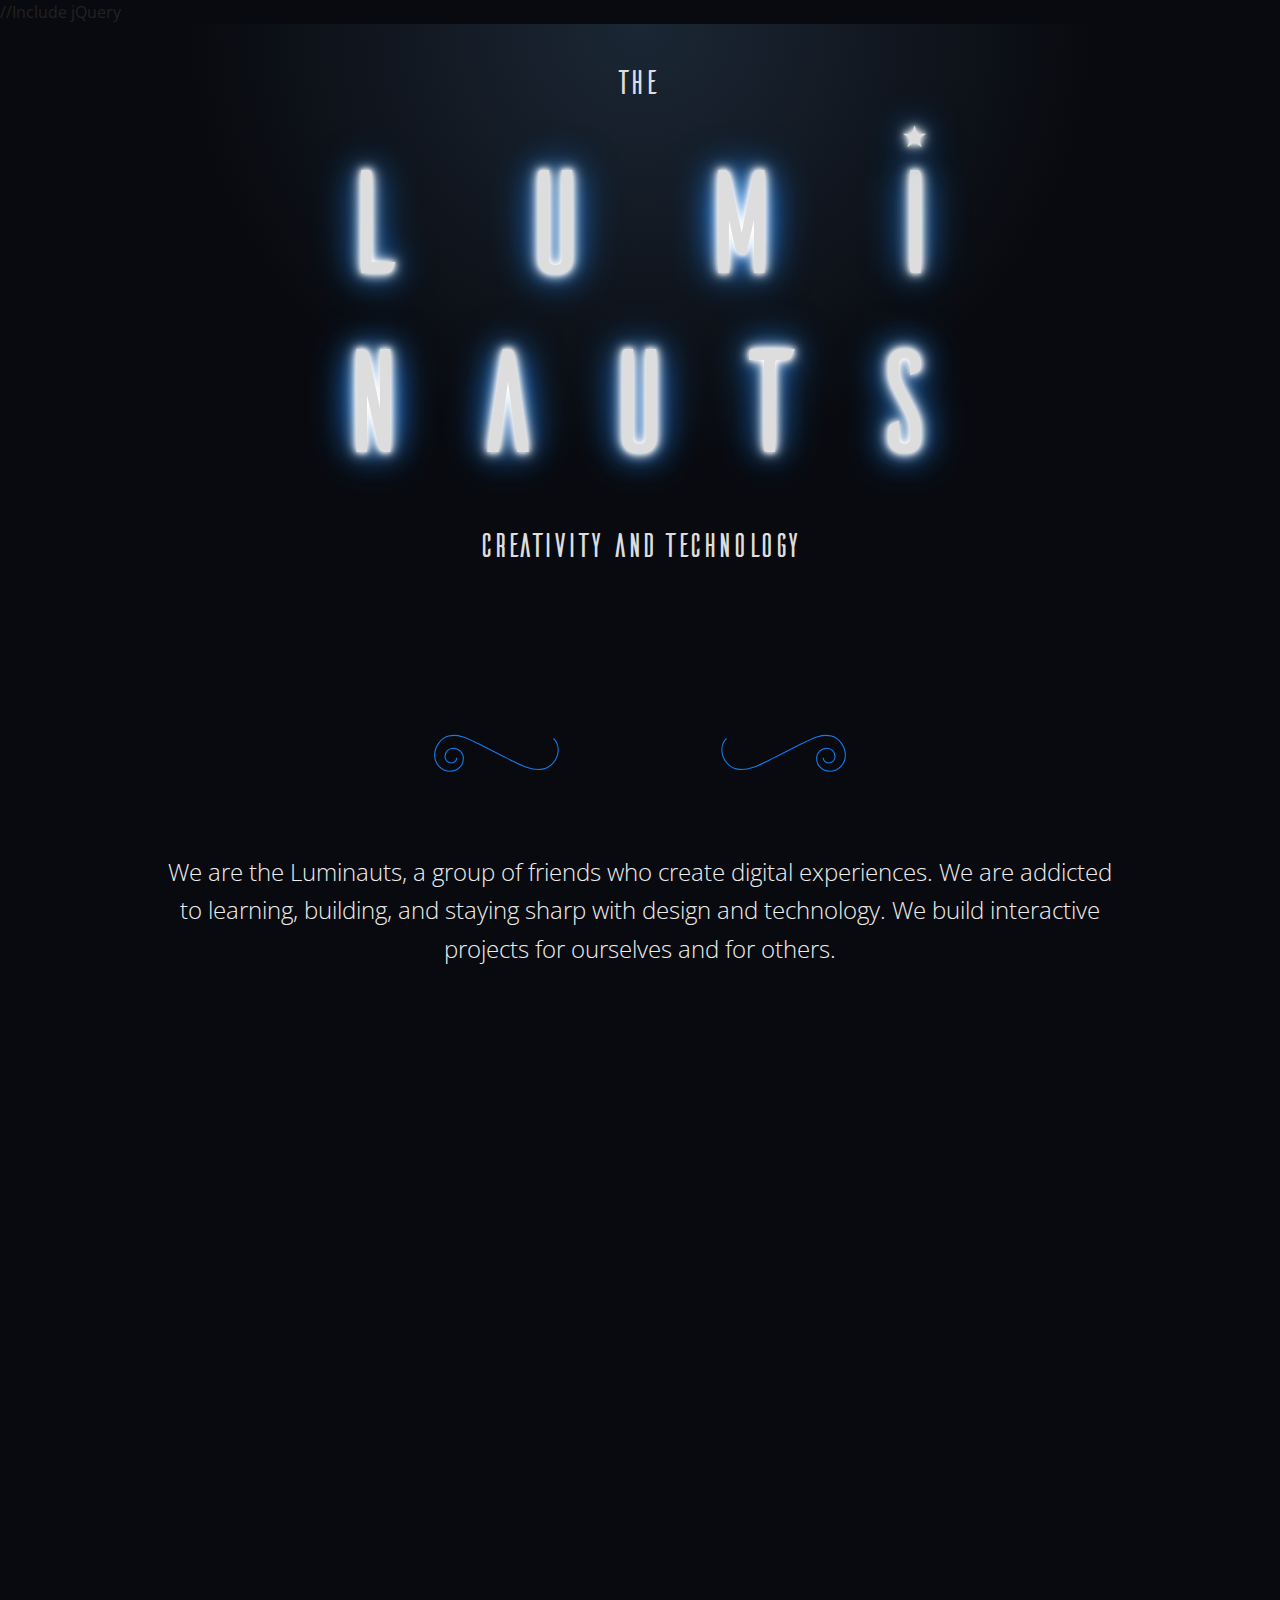
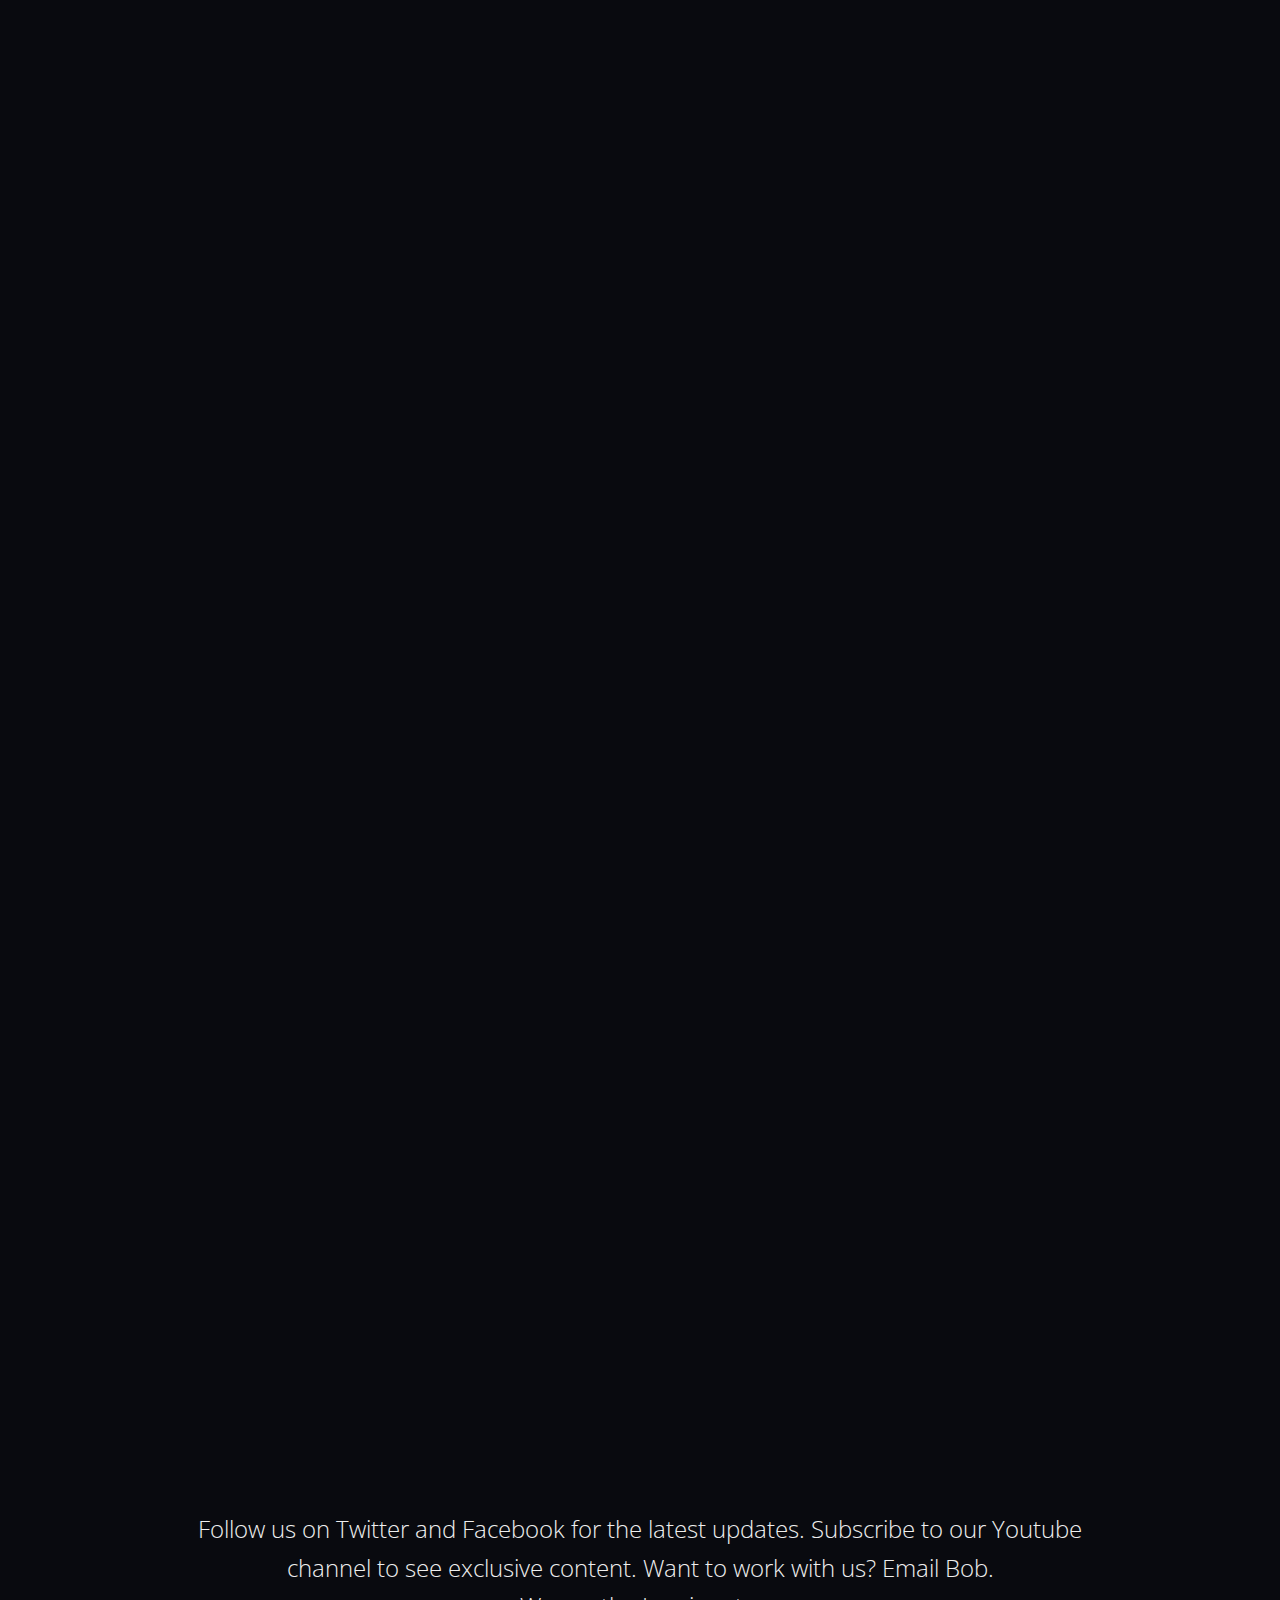
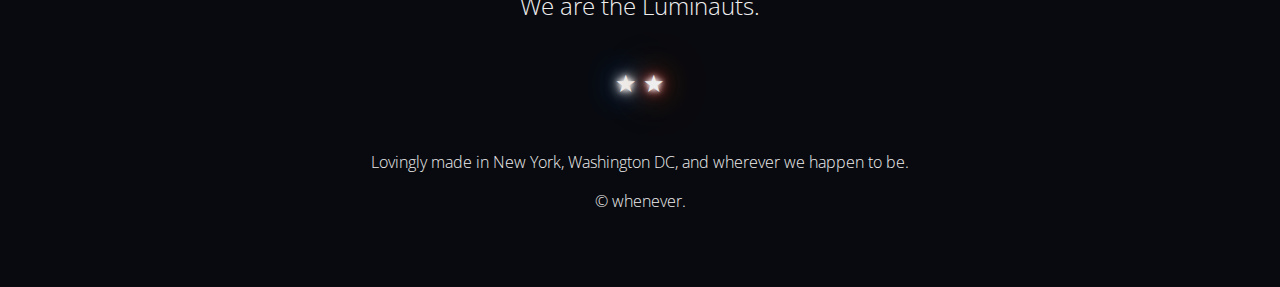
<file: index.html>
<!doctype html>
<html class="no-js" lang="en">
  <head>
    <meta charset="utf-8" />
//Include jQuery
<meta id="Viewport" name="viewport" width="initial-scale=1, maximum-scale=1, minimum-scale=1, user-scalable=no">
<script type="text/javascript">
$(function(){
if( /Android|webOS|iPhone|iPad|iPod|BlackBerry/i.test(navigator.userAgent) ) {
  var ww = ( $(window).width() < window.screen.width ) ? $(window).width() : window.screen.width; //get proper width
  var mw = 1000; // min width of site
  var ratio =  ww / mw; //calculate ratio
  if( ww < mw){ //smaller than minimum size
   $('#Viewport').attr('content', 'initial-scale=' + ratio + ', maximum-scale=' + ratio + ', minimum-scale=' + ratio + ', user-scalable=yes, width=' + ww);
  }else{ //regular size
   $('#Viewport').attr('content', 'initial-scale=1.0, maximum-scale=2, minimum-scale=1.0, user-scalable=yes, width=' + ww);
  }
}
});
</script>
    <title>The Luminauts | Welcome</title>
    <link href='http://fonts.googleapis.com/css?family=Open+Sans:400,300' rel='stylesheet' type='text/css'>
    <link rel="stylesheet" href="css/foundation.css" />
    <!-- link rel="stylesheet" href="css/stars.css" / -->
    <style>
      body {
        background: #090A0F;
        font-family: 'Open Sans', sans-serif;
      }
	  div#skrollr-body {
	  
	  }
      
      p {
        font-weight: 300;
      }
    
      @font-face {
        font-family: ailerons;
        src: url(./fonts/ailerons.ttf);
      }
      @font-face {
        font-family: JackieBlock;
        src: url(./fonts/JackieBlock.ttf);
      }

      #splash {
        height: 100%;
        background: radial-gradient(ellipse at top, #1B2735 0%, #090A0F 50%) no-repeat;
        padding-bottom: 50px;
      }
      div#logo-text {
        font-family: ailerons;
        text-align: center;
        color: #ddd;
      }
      div#logo-text p {
        margin: 0;
        border: 0;
        padding: 0;
      }
      div#logo-text p.large span.star {
        position: absolute;
        right: 12px;
        top: -67px;
        font-size: 30px;
        text-shadow: 0 0 5px #fff,
               0 0 10px  #fff,
               0 0 15px  #fff,
               0 0 30px  #228DFF,
               0 0 45px  #228DFF;
      }
      div#logo-text p.small {
        font-size: 35px;
        line-height: 35px;
        margin: 35px;
      }
      div#logo-text p.large {
        text-align: justify;
        font-size: 150px;
        line-height: 70px;
        max-width: 600px;
        margin-left: auto;
        margin-right: auto;
        position: relative;
        top: 35px;
        text-shadow: 0 0 5px #fff,
               0 0 10px  #fff,
               0 0 15px  #fff,
               0 0 30px  #228DFF,
               0 0 45px  #228DFF;
      }
      div#logo-text p.large:after {
        content: "";
        display: inline-block;
        width: 100%;
      }
      
      .section {
        text-align: center;
        padding-top: 50px;
        padding-bottom: 50px;
      }
      .content {
        padding-top: 50px;
      }
      .heading {
        display: inline-block;
      }
      .heading-left {
        float: left;
        padding-top: 40px;
      }
      .heading-left .svg {
      }
      .heading-center {
        float: left;
        text-align: center;
        padding-left: 50px;
        padding-right: 50px;
      }
      .heading-center h1 {
        font-family: ailerons;
        font-size: 67px;
      }
      .heading-right {
        float: left;
        padding-top: 40px;
      }
      .heading-right .svg {
        transform: rotateY(180deg);
      }
    </style>
    <script src="js/vendor/modernizr.js"></script>
  </head>
  <body>
	<div id="skrollr-body">
		<div id="stars" data-0="transform: translateY(0px);" data-end="transform: translateY(-4000px);"></div>
		<div id="stars2" data-0="transform: translateY(0px);" data-end="transform: translateY(-2000px);"></div>
		<div id="stars3" data-0="transform: translateY(0px);" data-end="transform: translateY(-1000px);"></div>
		
		<div id="splash">
		  <div class="row">
			<div class="large-12 columns">
			  <div id="logo-text">
				<p class="small">the</p>
				<p class="large">l u m i<span class="star">&#9733;</span></p>
				<p class="large">n a <span style="position: relative;right: 10px;">u</span> t s</p>
				<p class="small">creativity and technology</p>
			  </div>
			</div>
		  </div>
		</div>
		
		<div id="main-content">
		
		  <div class="row section">
			<div class="heading">
			  <div class="heading-left">
				<svg version="1.1" class="svg" xmlns="http://www.w3.org/2000/svg" xmlns:xlink="http://www.w3.org/1999/xlink" x="0px" y="0px"
				   width="129px" height="43px" viewBox="-5 -5 347 119" enable-background="new 0 0 342 114" xml:space="preserve">
				  <path style="fill:none;stroke:#127DEF;stroke-width:3px;stroke-dasharray:1000;stroke-dashoffset:0" data--50-bottom="stroke-dashoffset:-1000;" data--150-bottom="stroke-dashoffset:0;" d="M280.736,37.415c0-8.006,6.49-14.496,14.495-14.496
					c10.007,0,18.12,8.112,18.12,18.12c0,12.509-10.141,22.649-22.649,22.649c-15.636,0-28.312-12.675-28.312-28.312
					c0-19.545,15.845-35.389,35.39-35.389c24.431,0,44.236,19.805,44.237,44.236c0,25.179-18.302,48.946-42.848,53.522
					c-33.883,6.317-71.587-16.807-100.947-31.152c-26.719-13.054-52.918-27.14-79.596-40.276C94.147,14.265,66.709-1.335,38.535,6.287
					C16.432,12.267-0.016,36.285-0.016,59.295c0,24.432,19.805,44.237,44.236,44.237c19.545,0,35.39-15.845,35.39-35.39
					c0-15.636-12.676-28.311-28.312-28.311c-12.509,0-22.649,10.14-22.649,22.648c0,10.008,8.112,18.12,18.12,18.12
					c8.005,0,14.494-6.49,14.494-14.496"/>
				</svg>
			  </div>
			  <div class="heading-center">
				<h1
				  data--150-bottom="color: rgba(0,0,0,0);text-shadow: 0 0 10px rgba(0,0,0,0), 0 0 15px rgba(0,0,0,0), 0 0 30px rgba(0, 0, 0, 0);"
				  data--200-bottom="color: rgba(0,0,0,0);text-shadow: 0 0 75px rgba(255,255,255,1), 0 0 150px rgba(255,255,255,1), 0 0 30px rgba(255,255,255,1);"
				  data--250-bottom="color: rgba(255,255,255,1);text-shadow: 0 0 10px rgba(255,255,255,1), 0 0 15px rgba(255,255,255,1), 0 0 30px rgba(34, 141, 255, 1);"
				>
				  &#9733;
				</h1>
			  </div>
			  <div class="heading-right">
				<svg version="1.1" class="svg" xmlns="http://www.w3.org/2000/svg" xmlns:xlink="http://www.w3.org/1999/xlink" x="0px" y="0px"
				   width="129px" height="43px" viewBox="-5 -5 347 119" enable-background="new 0 0 342 114" xml:space="preserve">
				  <path style="fill:none;stroke:#127DEF;stroke-width:3px;stroke-dasharray:1000;stroke-dashoffset:0" data--50-bottom="stroke-dashoffset:-1000;" data--150-bottom="stroke-dashoffset:0;" d="M280.736,37.415c0-8.006,6.49-14.496,14.495-14.496
					c10.007,0,18.12,8.112,18.12,18.12c0,12.509-10.141,22.649-22.649,22.649c-15.636,0-28.312-12.675-28.312-28.312
					c0-19.545,15.845-35.389,35.39-35.389c24.431,0,44.236,19.805,44.237,44.236c0,25.179-18.302,48.946-42.848,53.522
					c-33.883,6.317-71.587-16.807-100.947-31.152c-26.719-13.054-52.918-27.14-79.596-40.276C94.147,14.265,66.709-1.335,38.535,6.287
					C16.432,12.267-0.016,36.285-0.016,59.295c0,24.432,19.805,44.237,44.236,44.237c19.545,0,35.39-15.845,35.39-35.39
					c0-15.636-12.676-28.311-28.312-28.311c-12.509,0-22.649,10.14-22.649,22.648c0,10.008,8.112,18.12,18.12,18.12
					c8.005,0,14.494-6.49,14.494-14.496"/>
				</svg>
			  </div>
			</div>
			<div class="large-12 columns content">
			  <p style="color: #eee;font-size: 1.5em;text-align: center;">We are the Luminauts, a group of friends who create digital experiences. We are addicted to learning, building, and staying sharp with design and technology. We build interactive projects for ourselves and for others.
			</div>
		  </div>
		  
		  <div class="row section">
			<div class="heading">
			  <div class="heading-left">
				<svg version="1.1" class="svg" xmlns="http://www.w3.org/2000/svg" xmlns:xlink="http://www.w3.org/1999/xlink" x="0px" y="0px"
				   width="129px" height="43px" viewBox="-5 -5 347 119" enable-background="new 0 0 342 114" xml:space="preserve">
				  <path style="fill:none;stroke:#127DEF;stroke-width:3px;stroke-dasharray:1000;stroke-dashoffset:0" data--50-bottom="stroke-dashoffset:-1000;" data--150-bottom="stroke-dashoffset:0;" d="M280.736,37.415c0-8.006,6.49-14.496,14.495-14.496
					c10.007,0,18.12,8.112,18.12,18.12c0,12.509-10.141,22.649-22.649,22.649c-15.636,0-28.312-12.675-28.312-28.312
					c0-19.545,15.845-35.389,35.39-35.389c24.431,0,44.236,19.805,44.237,44.236c0,25.179-18.302,48.946-42.848,53.522
					c-33.883,6.317-71.587-16.807-100.947-31.152c-26.719-13.054-52.918-27.14-79.596-40.276C94.147,14.265,66.709-1.335,38.535,6.287
					C16.432,12.267-0.016,36.285-0.016,59.295c0,24.432,19.805,44.237,44.236,44.237c19.545,0,35.39-15.845,35.39-35.39
					c0-15.636-12.676-28.311-28.312-28.311c-12.509,0-22.649,10.14-22.649,22.648c0,10.008,8.112,18.12,18.12,18.12
					c8.005,0,14.494-6.49,14.494-14.496"/>
				</svg>
			  </div>
			  <div class="heading-center">
				<h1
				  data--150-bottom="color: rgba(0,0,0,0);text-shadow: 0 0 10px rgba(0,0,0,0), 0 0 15px rgba(0,0,0,0), 0 0 30px rgba(0, 0, 0, 0);"
				  data--200-bottom="color: rgba(0,0,0,0);text-shadow: 0 0 75px rgba(255,255,255,1), 0 0 150px rgba(255,255,255,1), 0 0 30px rgba(255,255,255,1);"
				  data--250-bottom="color: rgba(255,255,255,1);text-shadow: 0 0 10px rgba(255,255,255,1), 0 0 15px rgba(255,255,255,1), 0 0 30px rgba(34, 141, 255, 1);"
				>
				  Featured Projects
				</h1>
			  </div>
			  <div class="heading-right">
				<svg version="1.1" class="svg" xmlns="http://www.w3.org/2000/svg" xmlns:xlink="http://www.w3.org/1999/xlink" x="0px" y="0px"
				   width="129px" height="43px" viewBox="-5 -5 347 119" enable-background="new 0 0 342 114" xml:space="preserve">
				  <path style="fill:none;stroke:#127DEF;stroke-width:3px;stroke-dasharray:1000;stroke-dashoffset:0" data--50-bottom="stroke-dashoffset:-1000;" data--150-bottom="stroke-dashoffset:0;" d="M280.736,37.415c0-8.006,6.49-14.496,14.495-14.496
					c10.007,0,18.12,8.112,18.12,18.12c0,12.509-10.141,22.649-22.649,22.649c-15.636,0-28.312-12.675-28.312-28.312
					c0-19.545,15.845-35.389,35.39-35.389c24.431,0,44.236,19.805,44.237,44.236c0,25.179-18.302,48.946-42.848,53.522
					c-33.883,6.317-71.587-16.807-100.947-31.152c-26.719-13.054-52.918-27.14-79.596-40.276C94.147,14.265,66.709-1.335,38.535,6.287
					C16.432,12.267-0.016,36.285-0.016,59.295c0,24.432,19.805,44.237,44.236,44.237c19.545,0,35.39-15.845,35.39-35.39
					c0-15.636-12.676-28.311-28.312-28.311c-12.509,0-22.649,10.14-22.649,22.648c0,10.008,8.112,18.12,18.12,18.12
					c8.005,0,14.494-6.49,14.494-14.496"/>
				</svg>
			  </div>
			</div>
			
			<div class="row content">
			  <div class="large-12 columns">
				<div style="height: 500px;">
				</div>
				<div style="height: 500px;position: absolute;top: 0;"
				  data-200-bottom="width: 0%;background: rgba(0,0,0,0);color: rgba(0,0,0,0);box-shadow: 0 0 10px rgba(0,0,0,0), 0 0 15px rgba(0,0,0,0), 0 0 30px rgba(0, 0, 0, 0);"
				  data-100-bottom="width: 100%;background: rgba(255,255,255,1);color: rgba(0,0,0,0);box-shadow: 0 0 75px rgba(255,255,255,1), 0 0 150px rgba(255,255,255,1), 0 0 30px rgba(255,255,255,1);"
				  data-bottom="width: 100%;background: rgba(255,255,255,1);color: rgba(255,255,255,1);box-shadow: 0 0 10px rgba(0,0,0,0), 0 0 15px rgba(0,0,0,0), 0 0 30px rgba(0, 0, 0, 0);"
				>              
				</div>
				<div style="height: 100%;width: 100%;overflow: hidden;position: absolute; top: 0;background: radial-gradient(ellipse at top, #bafff8 50%, #55b1e4 100%) no-repeat;"
				  data-100-bottom="opacity: 0;"
				  data-bottom="opacity: 1;"
				>
				  <div style="
					height: 100px;
					width: 100%;
					background: url(./img/project-hamstarr/grass-platform.png);
					position: absolute;
					bottom: 150px;
					right: -500px;
				  "
				  data-50-bottom="transform: translateY(0px) scale(.5);" data--500-bottom="transform: translateY(-250px) scale(.5);"
				  ></div>
				  <div style="
					height: 100px;
					width: 100%;
					background: url(./img/project-hamstarr/grass-platform.png);
					position: absolute;
					bottom: 100px;
					left: -600px;
				  "
				  data-50-bottom="transform: translateY(0px) scale(.5);" data--500-bottom="transform: translateY(-250px) scale(.5);"
				  ></div>
				  <h1 style="padding-top: 150px;font-family: JackieBlock;color: #fff;font-size: 4.5em;text-shadow: 0 0 40px #55b1e4">hamstarr</h1>
				  <div style="
					height: 100px;
					width: 100%;
					background: url(./img/project-hamstarr/grass-platform.png);
					position: absolute;
					bottom: 0;
				  "
				  data-50-bottom="transform: translateY(0px);" data--500-bottom="transform: translateY(-500px);"
				  ></div>
				  <div style="
					height: 176px;
					width: 148px;
					background: url(./img/project-hamstarr/amos.png) no-repeat;
					position: absolute;
					bottom: 50px;
					left: 50px;
				  "
				  data-50-bottom="transform: translateY(0px);" data--500-bottom="transform: translateY(-500px);"
				  ></div>
				  <div style="
					height: 140px;
					width: 98px;
					background: url(./img/project-hamstarr/hamstarr.png) no-repeat;
					position: absolute;
					bottom: 50px;
					left: 200px;
				  "
				  data-50-bottom="transform: translateY(0px);" data--500-bottom="transform: translateY(-500px);"
				  ></div>
				  <div style="
					height: 80px;
					width: 152px;
					background: url(./img/project-hamstarr/slime.png) no-repeat;
					position: absolute;
					bottom: 50px;
					right: 150px;
				  "
				  data-50-bottom="transform: translateY(0px);" data--500-bottom="transform: translateY(-500px);"
				  ></div>
				</div>
			  </div>
			</div>
			
			<div class="row content">
			  <div class="large-12 columns">
				<div style="height: 500px;">
				</div>
				<div style="height: 500px;position: absolute;top: 0;"
				  data-200-bottom="width: 0%;background: rgba(0,0,0,0);color: rgba(0,0,0,0);box-shadow: 0 0 10px rgba(0,0,0,0), 0 0 15px rgba(0,0,0,0), 0 0 30px rgba(0, 0, 0, 0);"
				  data-100-bottom="width: 100%;background: rgba(255,255,255,1);color: rgba(0,0,0,0);box-shadow: 0 0 75px rgba(255,255,255,1), 0 0 150px rgba(255,255,255,1), 0 0 30px rgba(255,255,255,1);"
				  data-bottom="width: 100%;background: rgba(255,255,255,1);color: rgba(255,255,255,1);box-shadow: 0 0 10px rgba(0,0,0,0), 0 0 15px rgba(0,0,0,0), 0 0 30px rgba(0, 0, 0, 0);"
				>              
				</div>
				<div style="height: 100%;width: 100%;overflow: hidden;position: absolute; top: 0;background: radial-gradient(ellipse at top, #fff 50%, #228DFF 200%) no-repeat;"
				  data-100-bottom="opacity: 0;"
				  data-bottom="opacity: 1;"
				>
				  <h1 style="padding-top: 150px;font-family: ailerons;color: #111;font-size: 4.5em;">Gamalyzed</h1>
				</div>
			  </div>
			</div>
			
			<div class="row content">
			  <div class="large-12 columns">
				<div style="height: 500px;">
				</div>
				<div style="height: 500px;position: absolute;top: 0;"
				  data-200-bottom="width: 0%;background: rgba(0,0,0,0);color: rgba(0,0,0,0);box-shadow: 0 0 10px rgba(0,0,0,0), 0 0 15px rgba(0,0,0,0), 0 0 30px rgba(0, 0, 0, 0);"
				  data-100-bottom="width: 100%;background: rgba(255,255,255,1);color: rgba(0,0,0,0);box-shadow: 0 0 75px rgba(255,255,255,1), 0 0 150px rgba(255,255,255,1), 0 0 30px rgba(255,255,255,1);"
				  data-bottom="width: 100%;background: rgba(255,255,255,1);color: rgba(255,255,255,1);box-shadow: 0 0 10px rgba(0,0,0,0), 0 0 15px rgba(0,0,0,0), 0 0 30px rgba(0, 0, 0, 0);"
				>              
				</div>
				<div style="height: 100%;width: 100%;overflow: hidden;position: absolute; top: 0;background: radial-gradient(ellipse at top, #fff 50%, #228DFF 200%) no-repeat;"
				  data-100-bottom="opacity: 0;"
				  data-bottom="opacity: 1;"
				>
				  <h1 style="padding-top: 150px;font-family: ailerons;color: #111;font-size: 4.5em;">TBD Fitness Application</h1>
				</div>
			  </div>
			</div>
		  </div>
		  
		  <div class="row section">
			<div class="heading">
			  <div class="heading-left">
				<svg version="1.1" class="svg" xmlns="http://www.w3.org/2000/svg" xmlns:xlink="http://www.w3.org/1999/xlink" x="0px" y="0px"
				   width="129px" height="43px" viewBox="-5 -5 347 119" enable-background="new 0 0 342 114" xml:space="preserve">
				  <path style="fill:none;stroke:#127DEF;stroke-width:3px;stroke-dasharray:1000;stroke-dashoffset:0" data--50-bottom="stroke-dashoffset:-1000;" data--150-bottom="stroke-dashoffset:0;" d="M280.736,37.415c0-8.006,6.49-14.496,14.495-14.496
					c10.007,0,18.12,8.112,18.12,18.12c0,12.509-10.141,22.649-22.649,22.649c-15.636,0-28.312-12.675-28.312-28.312
					c0-19.545,15.845-35.389,35.39-35.389c24.431,0,44.236,19.805,44.237,44.236c0,25.179-18.302,48.946-42.848,53.522
					c-33.883,6.317-71.587-16.807-100.947-31.152c-26.719-13.054-52.918-27.14-79.596-40.276C94.147,14.265,66.709-1.335,38.535,6.287
					C16.432,12.267-0.016,36.285-0.016,59.295c0,24.432,19.805,44.237,44.236,44.237c19.545,0,35.39-15.845,35.39-35.39
					c0-15.636-12.676-28.311-28.312-28.311c-12.509,0-22.649,10.14-22.649,22.648c0,10.008,8.112,18.12,18.12,18.12
					c8.005,0,14.494-6.49,14.494-14.496"/>
				</svg>
			  </div>
			  <div class="heading-center">
				<h1
				  data--150-bottom="color: rgba(0,0,0,0);text-shadow: 0 0 10px rgba(0,0,0,0), 0 0 15px rgba(0,0,0,0), 0 0 30px rgba(0, 0, 0, 0);"
				  data--200-bottom="color: rgba(0,0,0,0);text-shadow: 0 0 75px rgba(255,255,255,1), 0 0 150px rgba(255,255,255,1), 0 0 30px rgba(255,255,255,1);"
				  data--250-bottom="color: rgba(255,255,255,1);text-shadow: 0 0 10px rgba(255,255,255,1), 0 0 15px rgba(255,255,255,1), 0 0 30px rgba(34, 141, 255, 1);"
				>
				  Get in Touch
				</h1>
			  </div>
			  <div class="heading-right">
				<svg version="1.1" class="svg" xmlns="http://www.w3.org/2000/svg" xmlns:xlink="http://www.w3.org/1999/xlink" x="0px" y="0px"
				   width="129px" height="43px" viewBox="-5 -5 347 119" enable-background="new 0 0 342 114" xml:space="preserve">
				  <path style="fill:none;stroke:#127DEF;stroke-width:3px;stroke-dasharray:1000;stroke-dashoffset:0" data--50-bottom="stroke-dashoffset:-1000;" data--150-bottom="stroke-dashoffset:0;" d="M280.736,37.415c0-8.006,6.49-14.496,14.495-14.496
					c10.007,0,18.12,8.112,18.12,18.12c0,12.509-10.141,22.649-22.649,22.649c-15.636,0-28.312-12.675-28.312-28.312
					c0-19.545,15.845-35.389,35.39-35.389c24.431,0,44.236,19.805,44.237,44.236c0,25.179-18.302,48.946-42.848,53.522
					c-33.883,6.317-71.587-16.807-100.947-31.152c-26.719-13.054-52.918-27.14-79.596-40.276C94.147,14.265,66.709-1.335,38.535,6.287
					C16.432,12.267-0.016,36.285-0.016,59.295c0,24.432,19.805,44.237,44.236,44.237c19.545,0,35.39-15.845,35.39-35.39
					c0-15.636-12.676-28.311-28.312-28.311c-12.509,0-22.649,10.14-22.649,22.648c0,10.008,8.112,18.12,18.12,18.12
					c8.005,0,14.494-6.49,14.494-14.496"/>
				</svg>
			  </div>
			</div>
			<div class="large-12 columns content">
			  <p style="color: #eee;font-size: 1.5em;text-align: center;">Follow us on Twitter and Facebook for the latest updates. Subscribe to our Youtube channel to see exclusive content. Want to work with us? Email Bob.
			  <br />
			  We are the Luminauts.
			  <br />
			  <br />
			  <span style="text-shadow: 0 0 5px #fff,
				   0 0 10px  #fff,
				   0 0 15px  #fff,
				   0 0 30px  #228DFF,
				   0 0 45px  #228DFF;">&#9733;</span>
			  <span style="text-shadow: 0 0 5px #fff,
				   0 0 10px  #fee,
				   0 0 15px  #F00,
				   0 0 30px  #FF7D22,
				   0 0 45px  #FF7D22;">&#9733;</span>
			  <br />
			  <br />
			  <span style="font-size: 67%;">
			  Lovingly made in New York, Washington DC, and wherever we happen to be.
			  <br />
			  &copy; whenever.
			  </span>
			</div>
		  </div>
		  
		</div>
		
		<script src="js/vendor/jquery.js"></script>
		<script src="js/foundation.min.js"></script>
		<script src="js/skrollr.min.js"></script>
		<script>
		  $(document).foundation();
		  skrollr.init({
			forceHeight: false,
			smoothScrolling: true,
			smoothScrollingDuration: 1500
		  });
		</script>
	</div>
  </body>
</html>
</file>
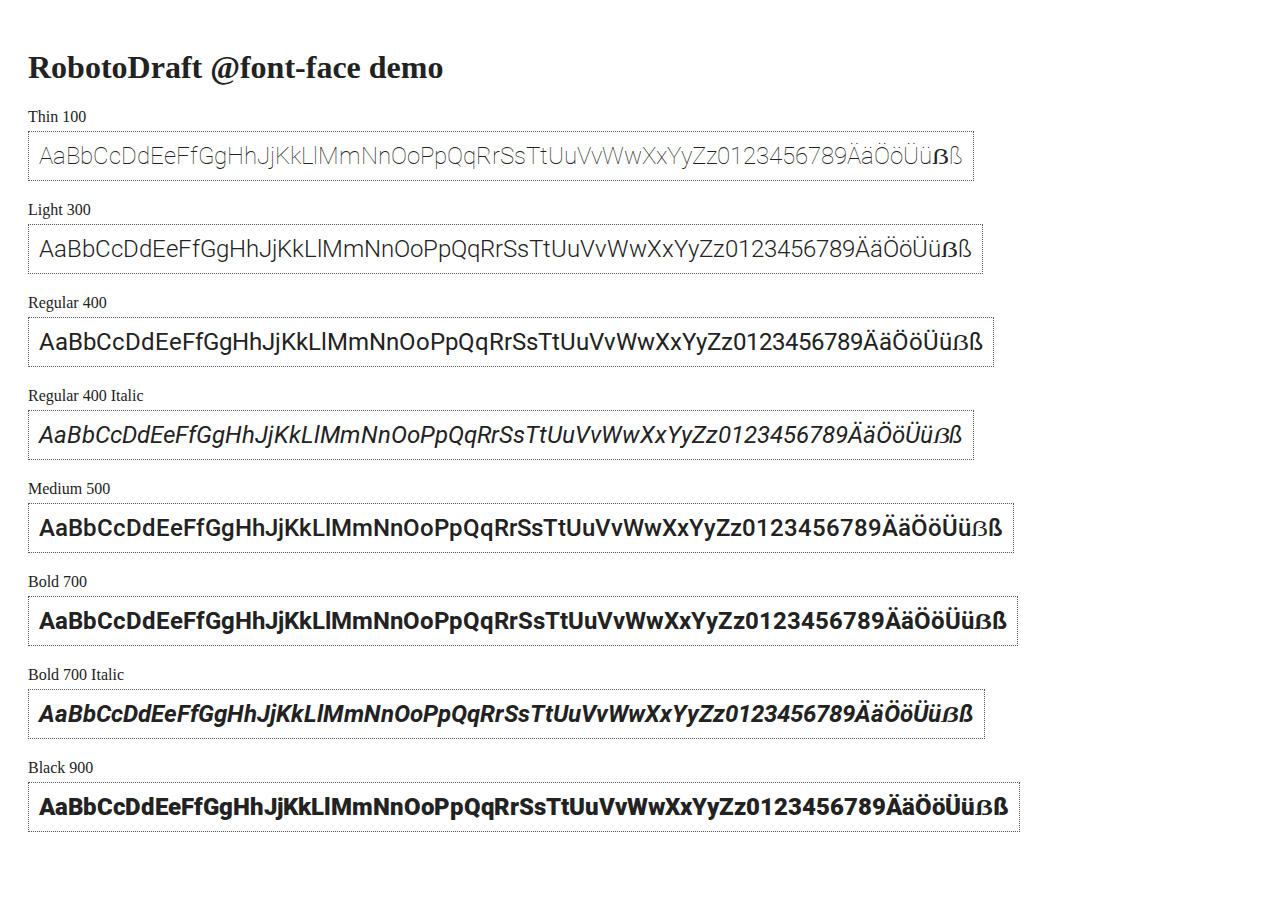
<file: work/fitness/www/lib/robotodraft/index.html>
<!DOCTYPE html>
<html>
	<head>
		<title>RobotoDraft @font-face demo</title>
		<meta charset="UTF-8" />
		<link rel="stylesheet" href="robotodraft.css" type="text/css" />
		<style>
		body {
			padding: 20px;
			color: #222;
			background: #fff;
		}

		span { display: block; }

		.font-demo {
			display: inline-block;
			margin: 5px 0 20px;
			padding: 10px;
			border: 1px dotted #555;
			font-family: RobotoDraft;
			font-size: 24px;
		}
		</style>
	</head>
	<body>
		<h1>RobotoDraft @font-face demo</h1>

		<span>Thin 100</span>
		<div class="font-demo" style="font-weight:100">
			AaBbCcDdEeFfGgHhJjKkLlMmNnOoPpQqRrSsTtUuVvWwXxYyZz0123456789ÄäÖöÜüẞß
		</div>

		<span>Light 300</span>
		<div class="font-demo" style="font-weight:300">
			AaBbCcDdEeFfGgHhJjKkLlMmNnOoPpQqRrSsTtUuVvWwXxYyZz0123456789ÄäÖöÜüẞß
		</div>

		<span>Regular 400</span>
		<div class="font-demo">
			AaBbCcDdEeFfGgHhJjKkLlMmNnOoPpQqRrSsTtUuVvWwXxYyZz0123456789ÄäÖöÜüẞß
		</div>

		<span>Regular 400 Italic</span>
		<div class="font-demo" style="font-style:italic">
			AaBbCcDdEeFfGgHhJjKkLlMmNnOoPpQqRrSsTtUuVvWwXxYyZz0123456789ÄäÖöÜüẞß
		</div>

		<span>Medium 500</span>
		<div class="font-demo" style="font-weight:500">
			AaBbCcDdEeFfGgHhJjKkLlMmNnOoPpQqRrSsTtUuVvWwXxYyZz0123456789ÄäÖöÜüẞß
		</div>

		<span>Bold 700</span>
		<div class="font-demo" style="font-weight:700">
			AaBbCcDdEeFfGgHhJjKkLlMmNnOoPpQqRrSsTtUuVvWwXxYyZz0123456789ÄäÖöÜüẞß
		</div>

		<span>Bold 700 Italic</span>
		<div class="font-demo" style="font-weight:700;font-style:italic">
			AaBbCcDdEeFfGgHhJjKkLlMmNnOoPpQqRrSsTtUuVvWwXxYyZz0123456789ÄäÖöÜüẞß
		</div>

		<span>Black 900</span>
		<div class="font-demo" style="font-weight:900">
			AaBbCcDdEeFfGgHhJjKkLlMmNnOoPpQqRrSsTtUuVvWwXxYyZz0123456789ÄäÖöÜüẞß
		</div>

	</body>
</html>
</file>
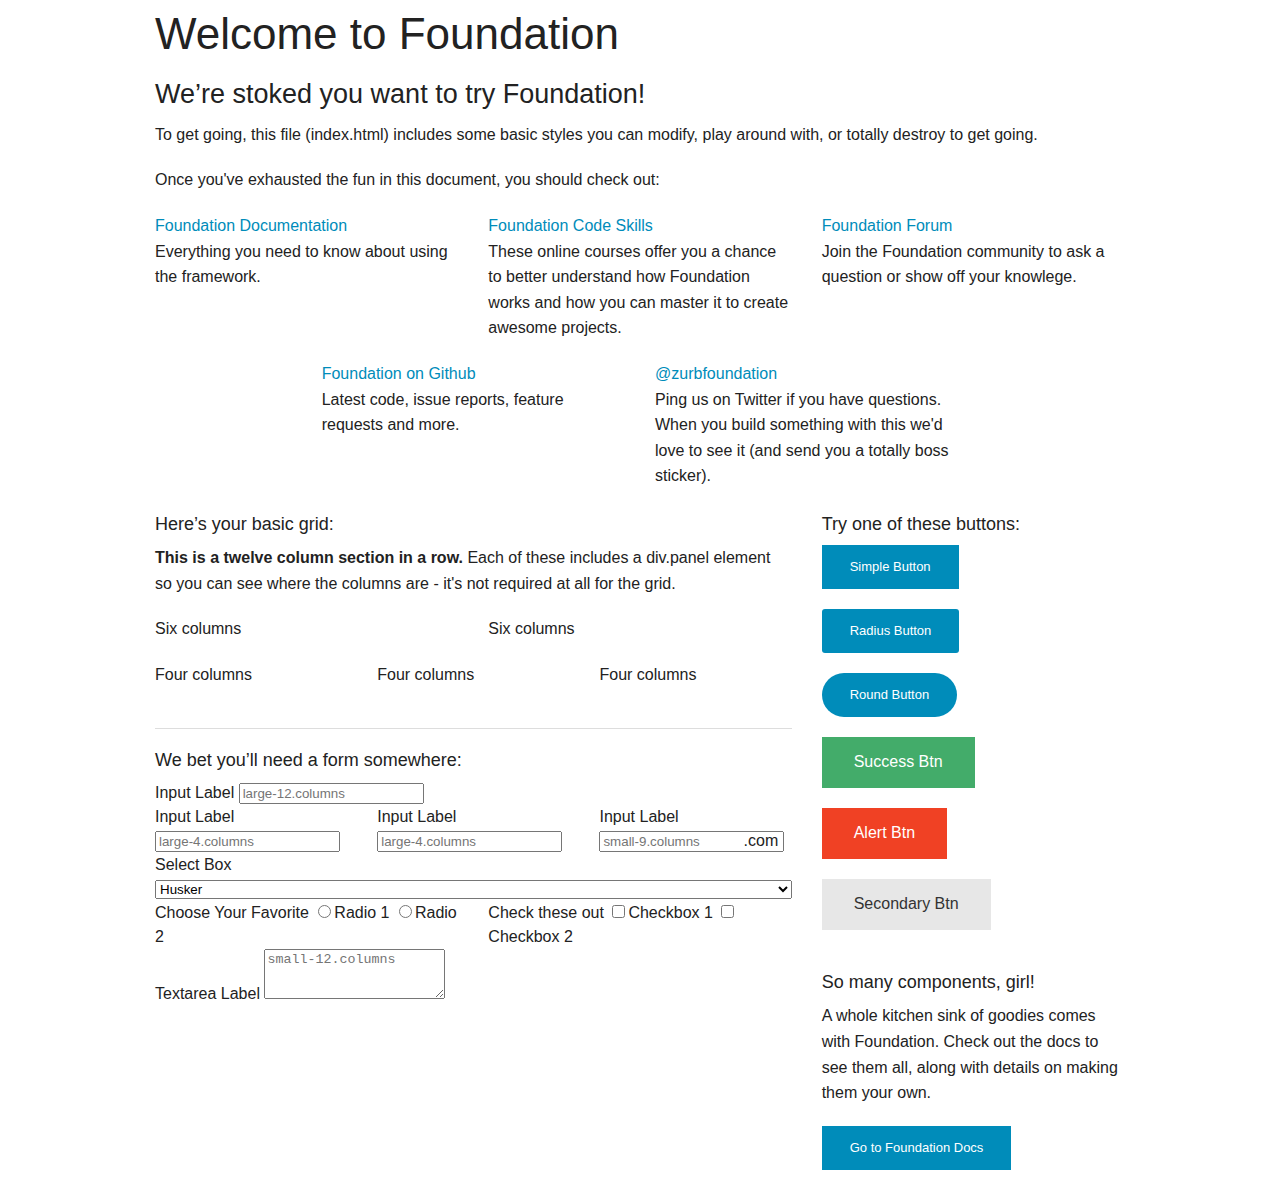
<file: foundation.html>
<!doctype html>
<html class="no-js" lang="en">
  <head>
    <meta charset="utf-8" />
    <meta name="viewport" content="width=device-width, initial-scale=1.0" />
    <title>Foundation | Welcome</title>
    <link rel="stylesheet" href="css/foundation.css" />
    <script src="js/vendor/modernizr.js"></script>
  </head>
  <body>
    
    <div class="row">
      <div class="large-12 columns">
        <h1>Welcome to Foundation</h1>
      </div>
    </div>
    
    <div class="row">
      <div class="large-12 columns">
        <div class="panel">
          <h3>We&rsquo;re stoked you want to try Foundation! </h3>
          <p>To get going, this file (index.html) includes some basic styles you can modify, play around with, or totally destroy to get going.</p>
          <p>Once you've exhausted the fun in this document, you should check out:</p>
          <div class="row">
            <div class="large-4 medium-4 columns">
              <p><a href="http://foundation.zurb.com/docs">Foundation Documentation</a><br />Everything you need to know about using the framework.</p>
            </div>
            <div class="large-4 medium-4 columns">
              <p><a href="http://zurb.com/university/code-skills">Foundation Code Skills</a><br />These online courses offer you a chance to better understand how Foundation works and how you can master it to create awesome projects.</p>
            </div>
            <div class="large-4 medium-4 columns">
              <p><a href="http://foundation.zurb.com/forum">Foundation Forum</a><br />Join the Foundation community to ask a question or show off your knowlege.</p>
            </div>
          </div>
          <div class="row">
            <div class="large-4 medium-4 medium-push-2 columns">
              <p><a href="http://github.com/zurb/foundation">Foundation on Github</a><br />Latest code, issue reports, feature requests and more.</p>
            </div>
            <div class="large-4 medium-4 medium-pull-2 columns">
              <p><a href="https://twitter.com/ZURBfoundation">@zurbfoundation</a><br />Ping us on Twitter if you have questions. When you build something with this we'd love to see it (and send you a totally boss sticker).</p>
            </div>        
          </div>
        </div>
      </div>
    </div>

    <div class="row">
      <div class="large-8 medium-8 columns">
        <h5>Here&rsquo;s your basic grid:</h5>
        <!-- Grid Example -->

        <div class="row">
          <div class="large-12 columns">
            <div class="callout panel">
              <p><strong>This is a twelve column section in a row.</strong> Each of these includes a div.panel element so you can see where the columns are - it's not required at all for the grid.</p>
            </div>
          </div>
        </div>
        <div class="row">
          <div class="large-6 medium-6 columns">
            <div class="callout panel">
              <p>Six columns</p>
            </div>
          </div>
          <div class="large-6 medium-6 columns">
            <div class="callout panel">
              <p>Six columns</p>
            </div>
          </div>
        </div>
        <div class="row">
          <div class="large-4 medium-4 small-4 columns">
            <div class="callout panel">
              <p>Four columns</p>
            </div>
          </div>
          <div class="large-4 medium-4 small-4 columns">
            <div class="callout panel">
              <p>Four columns</p>
            </div>
          </div>
          <div class="large-4 medium-4 small-4 columns">
            <div class="callout panel">
              <p>Four columns</p>
            </div>
          </div>
        </div>
        
        <hr />
                
        <h5>We bet you&rsquo;ll need a form somewhere:</h5>
        <form>
          <div class="row">
            <div class="large-12 columns">
              <label>Input Label</label>
              <input type="text" placeholder="large-12.columns" />
            </div>
          </div>
          <div class="row">
            <div class="large-4 medium-4 columns">
              <label>Input Label</label>
              <input type="text" placeholder="large-4.columns" />
            </div>
            <div class="large-4 medium-4 columns">
              <label>Input Label</label>
              <input type="text" placeholder="large-4.columns" />
            </div>
            <div class="large-4 medium-4 columns">
              <div class="row collapse">
                <label>Input Label</label>
                <div class="small-9 columns">
                  <input type="text" placeholder="small-9.columns" />
                </div>
                <div class="small-3 columns">
                  <span class="postfix">.com</span>
                </div>
              </div>
            </div>
          </div>
          <div class="row">
            <div class="large-12 columns">
              <label>Select Box</label>
              <select>
                <option value="husker">Husker</option>
                <option value="starbuck">Starbuck</option>
                <option value="hotdog">Hot Dog</option>
                <option value="apollo">Apollo</option>
              </select>
            </div>
          </div>
          <div class="row">
            <div class="large-6 medium-6 columns">
              <label>Choose Your Favorite</label>
              <input type="radio" name="pokemon" value="Red" id="pokemonRed"><label for="pokemonRed">Radio 1</label>
              <input type="radio" name="pokemon" value="Blue" id="pokemonBlue"><label for="pokemonBlue">Radio 2</label>
            </div>
            <div class="large-6 medium-6 columns">
              <label>Check these out</label>
              <input id="checkbox1" type="checkbox"><label for="checkbox1">Checkbox 1</label>
              <input id="checkbox2" type="checkbox"><label for="checkbox2">Checkbox 2</label>
            </div>
          </div>
          <div class="row">
            <div class="large-12 columns">
              <label>Textarea Label</label>
              <textarea placeholder="small-12.columns"></textarea>
            </div>
          </div>
        </form>
      </div>     

      <div class="large-4 medium-4 columns">
        <h5>Try one of these buttons:</h5>
        <p><a href="#" class="small button">Simple Button</a><br/>
        <a href="#" class="small radius button">Radius Button</a><br/>
        <a href="#" class="small round button">Round Button</a><br/>            
        <a href="#" class="medium success button">Success Btn</a><br/>
        <a href="#" class="medium alert button">Alert Btn</a><br/>
        <a href="#" class="medium secondary button">Secondary Btn</a></p>           
        <div class="panel">
          <h5>So many components, girl!</h5>
          <p>A whole kitchen sink of goodies comes with Foundation. Check out the docs to see them all, along with details on making them your own.</p>
          <a href="http://foundation.zurb.com/docs/" class="small button">Go to Foundation Docs</a>          
        </div>
      </div>
    </div>
    
    <script src="js/vendor/jquery.js"></script>
    <script src="js/foundation.min.js"></script>
    <script>
      $(document).foundation();
    </script>
  </body>
</html>
</file>
<file: work/fitness/www/lib/robotodraft/robotodraft.css>
/* BEGIN Thin */
@font-face {
  font-family: RobotoDraft;
  src: url("./fonts/Thin/RobotoDraft-Thin.woff2?v=1.0.0") format("woff2"), url("./fonts/Thin/RobotoDraft-Thin.woff?v=1.0.0") format("woff"), url("./fonts/Thin/RobotoDraft-Thin.ttf?v=1.0.0") format("truetype");
  font-weight: 100;
  font-style: normal; }
/* END Thin */
/* BEGIN Light */
@font-face {
  font-family: RobotoDraft;
  src: url("./fonts/Light/RobotoDraft-Light.woff2?v=1.0.0") format("woff2"), url("./fonts/Light/RobotoDraft-Light.woff?v=1.0.0") format("woff"), url("./fonts/Light/RobotoDraft-Light.ttf?v=1.0.0") format("truetype");
  font-weight: 300;
  font-style: normal; }
/* END Light */
/* BEGIN Regular */
@font-face {
  font-family: RobotoDraft;
  src: url("./fonts/Regular/RobotoDraft-Regular.woff2?v=1.0.0") format("woff2"), url("./fonts/Regular/RobotoDraft-Regular.woff?v=1.0.0") format("woff"), url("./fonts/Regular/RobotoDraft-Regular.ttf?v=1.0.0") format("truetype");
  font-weight: 400;
  font-style: normal; }
@font-face {
  font-family: RobotoDraft;
  src: url("./fonts/Regular/RobotoDraft-Regular.woff2?v=1.0.0") format("woff2"), url("./fonts/Regular/RobotoDraft-Regular.woff?v=1.0.0") format("woff"), url("./fonts/Regular/RobotoDraft-Regular.ttf?v=1.0.0") format("truetype");
  font-weight: normal;
  font-style: normal; }
/* END Regular */
/* BEGIN Italic */
@font-face {
  font-family: RobotoDraft;
  src: url("./fonts/Italic/RobotoDraft-Italic.woff2?v=1.0.0") format("woff2"), url("./fonts/Italic/RobotoDraft-Italic.woff?v=1.0.0") format("woff"), url("./fonts/Italic/RobotoDraft-Italic.ttf?v=1.0.0") format("truetype");
  font-weight: 400;
  font-style: italic; }
@font-face {
  font-family: RobotoDraft;
  src: url("./fonts/Italic/RobotoDraft-Italic.woff2?v=1.0.0") format("woff2"), url("./fonts/Italic/RobotoDraft-Italic.woff?v=1.0.0") format("woff"), url("./fonts/Italic/RobotoDraft-Italic.ttf?v=1.0.0") format("truetype");
  font-weight: normal;
  font-style: italic; }
/* END Italic */
/* BEGIN Medium */
@font-face {
  font-family: RobotoDraft;
  src: url("./fonts/Medium/RobotoDraft-Medium.woff2?v=1.0.0") format("woff2"), url("./fonts/Medium/RobotoDraft-Medium.woff?v=1.0.0") format("woff"), url("./fonts/Medium/RobotoDraft-Medium.ttf?v=1.0.0") format("truetype");
  font-weight: 500;
  font-style: normal; }
/* END Medium */
/* BEGIN Bold */
@font-face {
  font-family: RobotoDraft;
  src: url("./fonts/Bold/RobotoDraft-Bold.woff2?v=1.0.0") format("woff2"), url("./fonts/Bold/RobotoDraft-Bold.woff?v=1.0.0") format("woff"), url("./fonts/Bold/RobotoDraft-Bold.ttf?v=1.0.0") format("truetype");
  font-weight: 700;
  font-style: normal; }
@font-face {
  font-family: RobotoDraft;
  src: url("./fonts/Bold/RobotoDraft-Bold.woff2?v=1.0.0") format("woff2"), url("./fonts/Bold/RobotoDraft-Bold.woff?v=1.0.0") format("woff"), url("./fonts/Bold/RobotoDraft-Bold.ttf?v=1.0.0") format("truetype");
  font-weight: bold;
  font-style: normal; }
/* END Bold */
/* BEGIN Bold Italic */
@font-face {
  font-family: RobotoDraft;
  src: url("./fonts/BoldItalic/RobotoDraft-BoldItalic.woff2?v=1.0.0") format("woff2"), url("./fonts/BoldItalic/RobotoDraft-BoldItalic.woff?v=1.0.0") format("woff"), url("./fonts/BoldItalic/RobotoDraft-BoldItalic.ttf?v=1.0.0") format("truetype");
  font-weight: 700;
  font-style: italic; }
@font-face {
  font-family: RobotoDraft;
  src: url("./fonts/BoldItalic/RobotoDraft-BoldItalic.woff2?v=1.0.0") format("woff2"), url("./fonts/BoldItalic/RobotoDraft-BoldItalic.woff?v=1.0.0") format("woff"), url("./fonts/BoldItalic/RobotoDraft-BoldItalic.ttf?v=1.0.0") format("truetype");
  font-weight: bold;
  font-style: italic; }
/* END Bold Italic */
/* BEGIN Black */
@font-face {
  font-family: RobotoDraft;
  src: url("./fonts/Black/RobotoDraft-Black.woff2?v=1.0.0") format("woff2"), url("./fonts/Black/RobotoDraft-Black.woff?v=1.0.0") format("woff"), url("./fonts/Black/RobotoDraft-Black.ttf?v=1.0.0") format("truetype");
  font-weight: 900;
  font-style: normal; }
/* END Black */

/*# sourceMappingURL=robotodraft.css.map */
</file>
